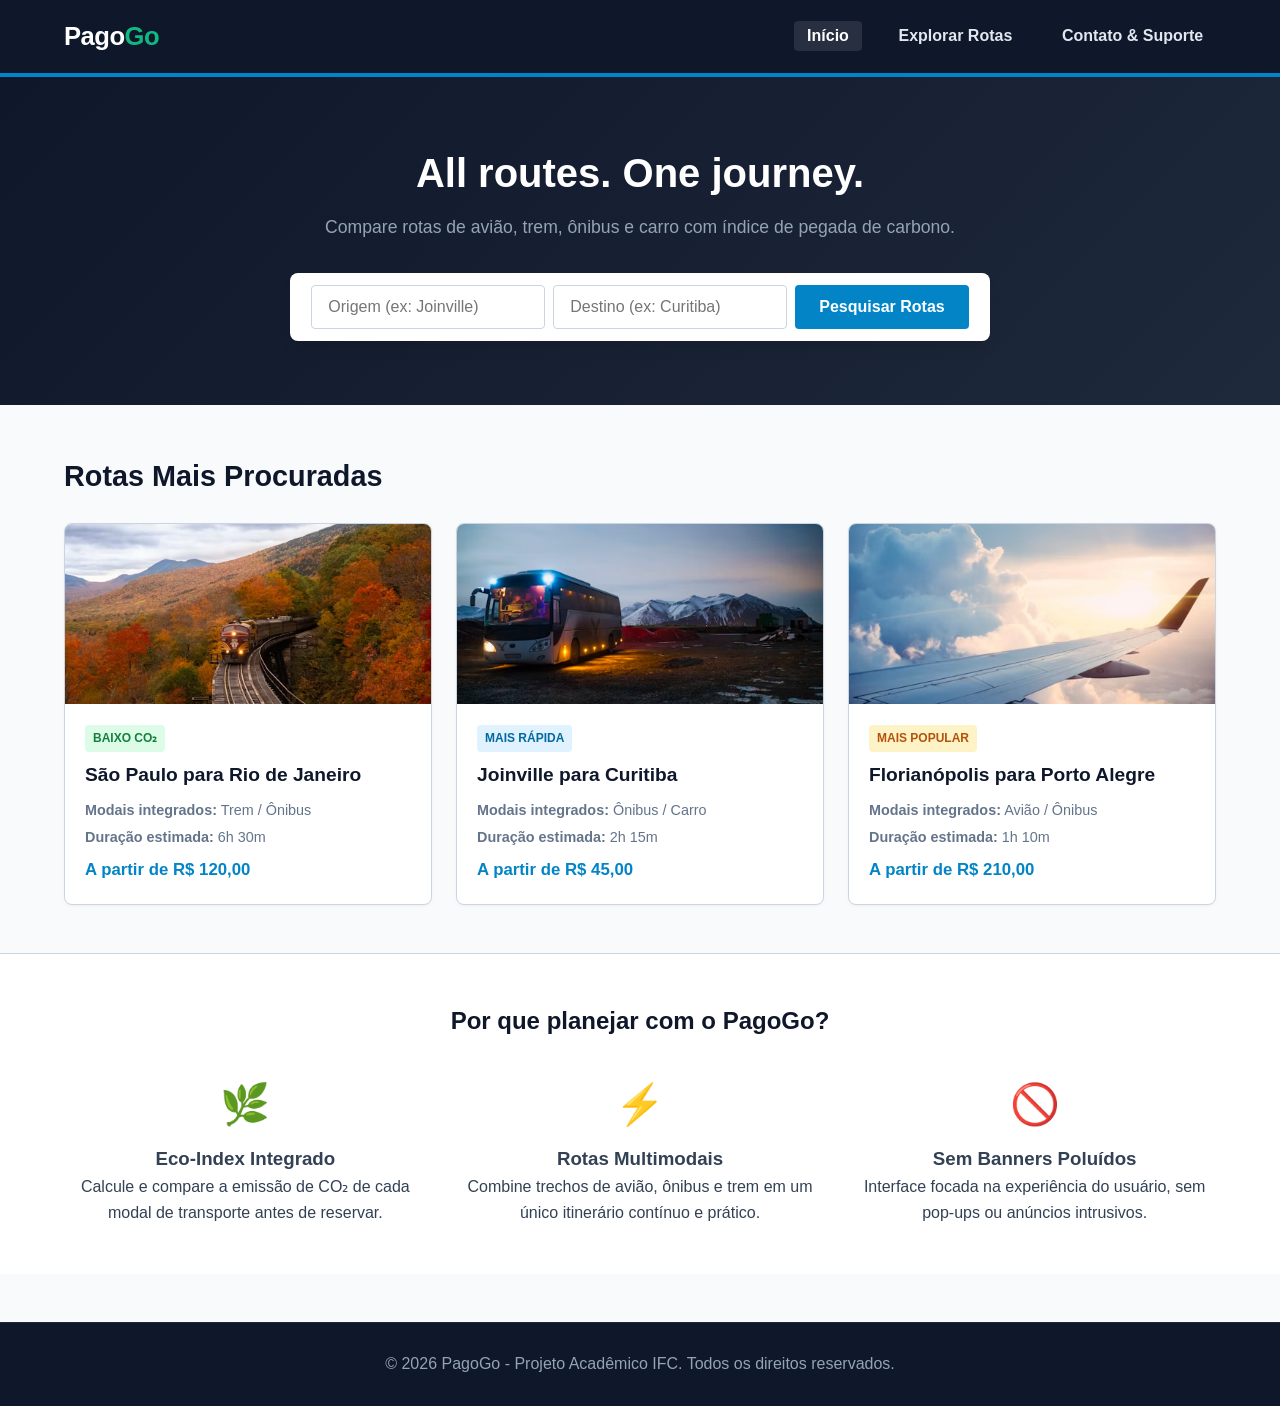
<file: index.html>
<!DOCTYPE html>
<html lang="pt-BR">
<head>
    <meta charset="UTF-8">
    <meta name="viewport" content="width=device-width, initial-scale=1.0">
    <title>PagoGo — Todas as rotas. Uma jornada.</title>
    <link rel="stylesheet" href="assets/css/global.css">
</head>
<body>

    <!-- Cabeçalho Principal -->
    <header class="header-main">
        <div class="container header-container">
            <a href="index.html" class="logo">Pago<span>Go</span></a>
            <nav class="nav-menu" aria-label="Menu principal">
                <ul>
                    <li><a href="index.html" class="active">Início</a></li>
                    <li><a href="rotas.html">Explorar Rotas</a></li>
                    <li><a href="contato.html">Contato &amp; Suporte</a></li>
                </ul>
            </nav>
        </div>
    </header>

    <!-- Conteúdo Principal -->
    <main>
        <!-- Seção Hero -->
        <section class="hero-section">
            <div class="container hero-content">
                <h1>All routes. One journey.</h1>
                <p>Compare rotas de avião, trem, ônibus e carro com índice de pegada de carbono.</p>

                <form class="search-box" action="rotas.html" method="GET">
                    <div class="input-group">
                        <label for="origem" class="visually-hidden">Origem</label>
                        <input type="text" id="origem" name="origem" placeholder="Origem (ex: Joinville)" required>
                    </div>
                    <div class="input-group">
                        <label for="destino" class="visually-hidden">Destino</label>
                        <input type="text" id="destino" name="destino" placeholder="Destino (ex: Curitiba)" required>
                    </div>
                    <button type="submit" class="btn-primary">Pesquisar Rotas</button>
                </form>
            </div>
        </section>

        <!-- Destaques de Rotas Populares -->
        <section class="features-section container">
            <h2>Rotas Mais Procuradas</h2>
            <div class="cards-grid">

                <article class="card">
                    <img src="imagens/trem.avif" alt="Trem de alta velocidade em movimento nas trilhas">
                    <div class="card-body">
                        <span class="badge badge-eco">Baixo CO₂</span>
                        <h3>São Paulo para Rio de Janeiro</h3>
                        <p class="card-info"><strong>Modais integrados:</strong> Trem / Ônibus</p>
                        <p class="card-info"><strong>Duração estimada:</strong> 6h 30m</p>
                        <p class="card-price">A partir de R$ 120,00</p>
                    </div>
                </article>

                <article class="card">
                    <img src="imagens/onibus.avif" alt="Ônibus rodoviário em estrada asfaltada">
                    <div class="card-body">
                        <span class="badge badge-fast">Mais Rápida</span>
                        <h3>Joinville para Curitiba</h3>
                        <p class="card-info"><strong>Modais integrados:</strong> Ônibus / Carro</p>
                        <p class="card-info"><strong>Duração estimada:</strong> 2h 15m</p>
                        <p class="card-price">A partir de R$ 45,00</p>
                    </div>
                </article>

                <article class="card">
                    <img src="imagens/aviao.avif" alt="Avião comercial voando acima das nuvens">
                    <div class="card-body">
                        <span class="badge badge-popular">Mais Popular</span>
                        <h3>Florianópolis para Porto Alegre</h3>
                        <p class="card-info"><strong>Modais integrados:</strong> Avião / Ônibus</p>
                        <p class="card-info"><strong>Duração estimada:</strong> 1h 10m</p>
                        <p class="card-price">A partir de R$ 210,00</p>
                    </div>
                </article>

            </div>
        </section>

        <!-- Seção de Benefícios do Portal -->
        <section class="benefits-section">
            <div class="container">
                <h2>Por que planejar com o PagoGo?</h2>
                <div class="benefits-grid">
                    <div class="benefit-item">
                        <div class="icon" aria-hidden="true">🌿</div>
                        <h3>Eco-Index Integrado</h3>
                        <p>Calcule e compare a emissão de CO₂ de cada modal de transporte antes de reservar.</p>
                    </div>
                    <div class="benefit-item">
                        <div class="icon" aria-hidden="true">⚡</div>
                        <h3>Rotas Multimodais</h3>
                        <p>Combine trechos de avião, ônibus e trem em um único itinerário contínuo e prático.</p>
                    </div>
                    <div class="benefit-item">
                        <div class="icon" aria-hidden="true">🚫</div>
                        <h3>Sem Banners Poluídos</h3>
                        <p>Interface focada na experiência do usuário, sem pop-ups ou anúncios intrusivos.</p>
                    </div>
                </div>
            </div>
        </section>
    </main>

    <!-- Rodapé -->
    <footer class="footer-main">
        <div class="container">
            <p>&copy; 2026 PagoGo - Projeto Acadêmico IFC. Todos os direitos reservados.</p>
        </div>
    </footer>

</body>
</html>
</file>
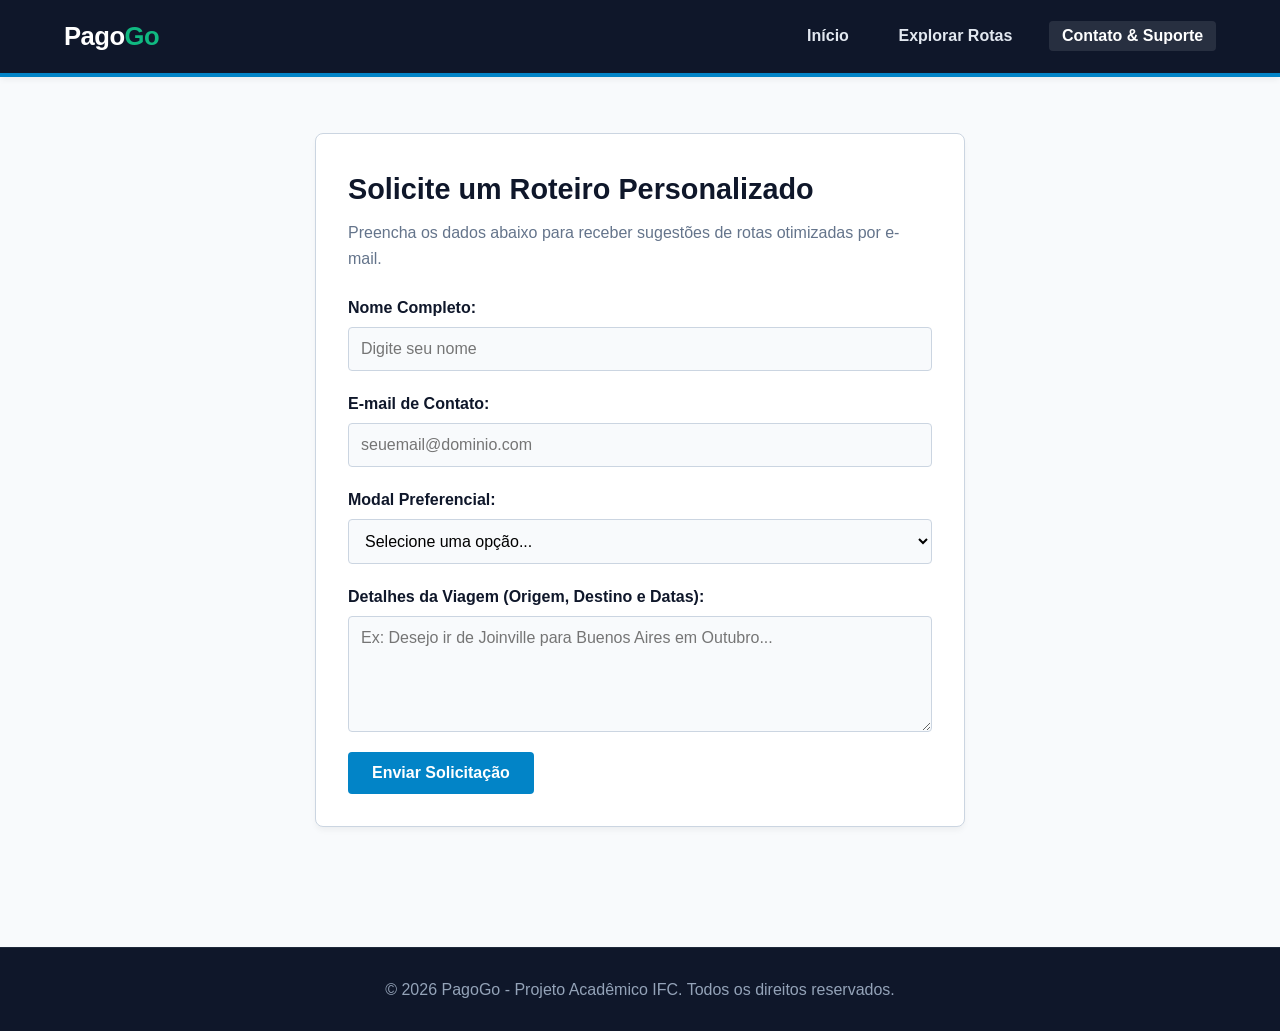
<file: contato.html>
<!DOCTYPE html>
<html lang="pt-BR">
<head>
    <meta charset="UTF-8">
    <meta name="viewport" content="width=device-width, initial-scale=1.0">
    <title>PagoGo - Contato &amp; Roteiro Personalizado</title>
    <link rel="stylesheet" href="assets/css/global.css">
</head>
<body>

    <header class="header-main">
        <div class="container header-container">
            <a href="index.html" class="logo">Pago<span>Go</span></a>
            <nav class="nav-menu" aria-label="Menu principal">
                <ul>
                    <li><a href="index.html">Início</a></li>
                    <li><a href="rotas.html">Explorar Rotas</a></li>
                    <li><a href="contato.html" class="active">Contato &amp; Suporte</a></li>
                </ul>
            </nav>
        </div>
    </header>

    <main class="container page-padding">
        <section class="form-section">
            <div class="form-container">
                <h1>Solicite um Roteiro Personalizado</h1>
                <p>Preencha os dados abaixo para receber sugestões de rotas otimizadas por e-mail.</p>

                <form class="main-form" action="#" method="POST">
                    <div class="form-group">
                        <label for="nome">Nome Completo:</label>
                        <input type="text" id="nome" name="nome" placeholder="Digite seu nome" required>
                    </div>

                    <div class="form-group">
                        <label for="email">E-mail de Contato:</label>
                        <input type="email" id="email" name="email" placeholder="seuemail@dominio.com" required>
                    </div>

                    <div class="form-group">
                        <label for="preferencia">Modal Preferencial:</label>
                        <select id="preferencia" name="preferencia" required>
                            <option value="">Selecione uma opção...</option>
                            <option value="eco">Mais Ecológico (Menor emissão CO₂)</option>
                            <option value="rapido">Mais Rápido (Menor tempo)</option>
                            <option value="economico">Mais Econômico (Menor custo)</option>
                        </select>
                    </div>

                    <div class="form-group">
                        <label for="mensagem">Detalhes da Viagem (Origem, Destino e Datas):</label>
                        <textarea id="mensagem" name="mensagem" rows="5" placeholder="Ex: Desejo ir de Joinville para Buenos Aires em Outubro..." required></textarea>
                    </div>

                    <button type="submit" class="btn-primary">Enviar Solicitação</button>
                </form>
            </div>
        </section>
    </main>

    <footer class="footer-main">
        <div class="container">
            <p>&copy; 2026 PagoGo - Projeto Acadêmico IFC. Todos os direitos reservados.</p>
        </div>
    </footer>

</body>
</html>
</file>
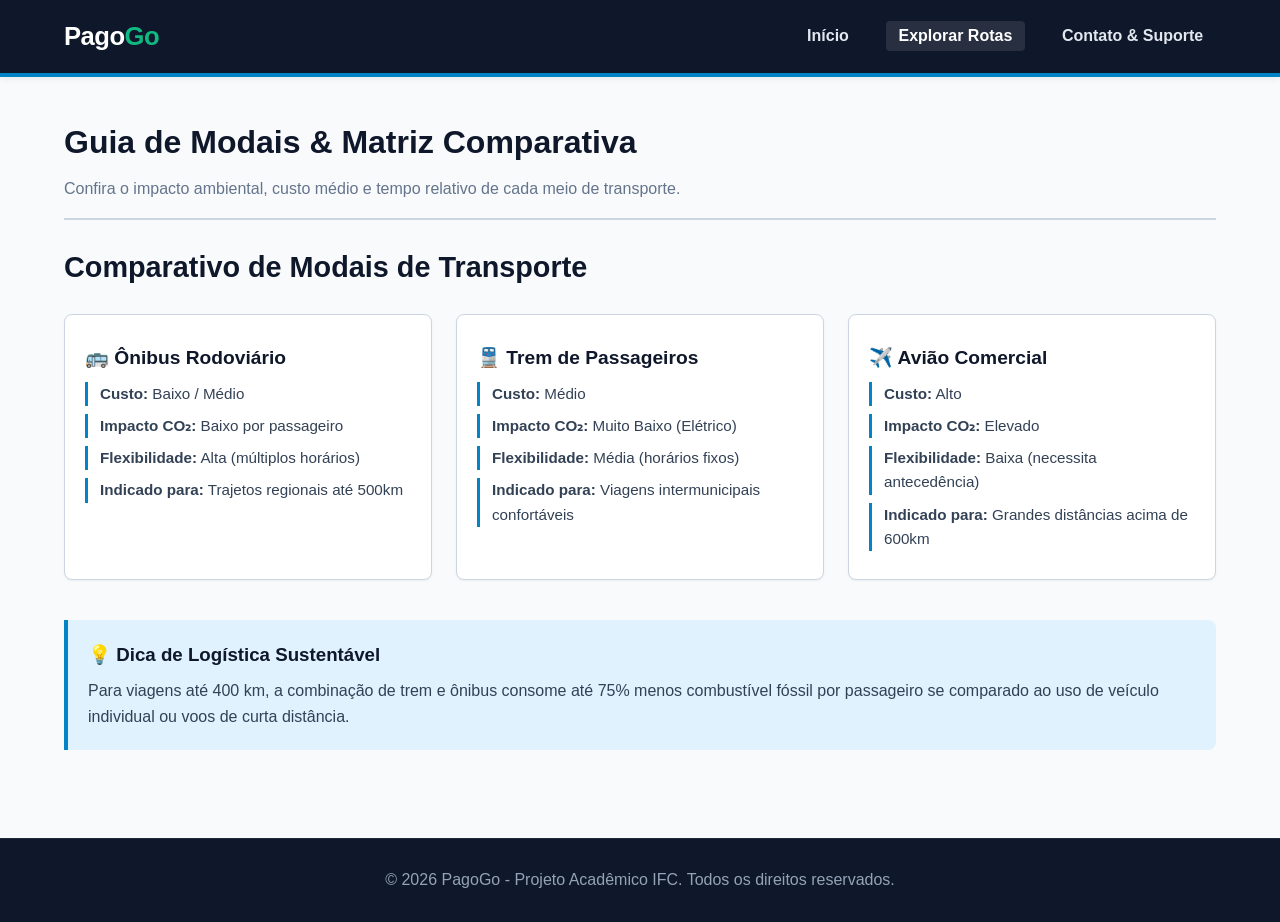
<file: rotas.html>
<!DOCTYPE html>
<html lang="pt-BR">
<head>
    <meta charset="UTF-8">
    <meta name="viewport" content="width=device-width, initial-scale=1.0">
    <title>PagoGo - Explorar Rotas e Transportes</title>
    <link rel="stylesheet" href="assets/css/global.css">
</head>
<body>

    <header class="header-main">
        <div class="container header-container">
            <a href="index.html" class="logo">Pago<span>Go</span></a>
            <nav class="nav-menu" aria-label="Menu principal">
                <ul>
                    <li><a href="index.html">Início</a></li>
                    <li><a href="rotas.html" class="active">Explorar Rotas</a></li>
                    <li><a href="contato.html">Contato &amp; Suporte</a></li>
                </ul>
            </nav>
        </div>
    </header>

    <main class="container page-padding">
        <section class="page-header">
            <h1>Guia de Modais &amp; Matriz Comparativa</h1>
            <p>Confira o impacto ambiental, custo médio e tempo relativo de cada meio de transporte.</p>
        </section>

        <!-- Matriz Comparativa de Transportes -->
        <section class="content-block">
            <h2>Comparativo de Modais de Transporte</h2>
            <div class="cards-grid">
                <article class="card">
                    <div class="card-body">
                        <h3>🚌 Ônibus Rodoviário</h3>
                        <ul class="info-list">
                            <li><strong>Custo:</strong> Baixo / Médio</li>
                            <li><strong>Impacto CO₂:</strong> Baixo por passageiro</li>
                            <li><strong>Flexibilidade:</strong> Alta (múltiplos horários)</li>
                            <li><strong>Indicado para:</strong> Trajetos regionais até 500km</li>
                        </ul>
                    </div>
                </article>

                <article class="card">
                    <div class="card-body">
                        <h3>🚆 Trem de Passageiros</h3>
                        <ul class="info-list">
                            <li><strong>Custo:</strong> Médio</li>
                            <li><strong>Impacto CO₂:</strong> Muito Baixo (Elétrico)</li>
                            <li><strong>Flexibilidade:</strong> Média (horários fixos)</li>
                            <li><strong>Indicado para:</strong> Viagens intermunicipais confortáveis</li>
                        </ul>
                    </div>
                </article>

                <article class="card">
                    <div class="card-body">
                        <h3>✈️ Avião Comercial</h3>
                        <ul class="info-list">
                            <li><strong>Custo:</strong> Alto</li>
                            <li><strong>Impacto CO₂:</strong> Elevado</li>
                            <li><strong>Flexibilidade:</strong> Baixa (necessita antecedência)</li>
                            <li><strong>Indicado para:</strong> Grandes distâncias acima de 600km</li>
                        </ul>
                    </div>
                </article>
            </div>
        </section>

        <!-- Dicas de Viagem -->
        <aside class="aside-info">
            <h3>💡 Dica de Logística Sustentável</h3>
            <p>Para viagens até 400 km, a combinação de trem e ônibus consome até 75% menos combustível fóssil por passageiro se comparado ao uso de veículo individual ou voos de curta distância.</p>
        </aside>
    </main>

    <footer class="footer-main">
        <div class="container">
            <p>&copy; 2026 PagoGo - Projeto Acadêmico IFC. Todos os direitos reservados.</p>
        </div>
    </footer>

</body>
</html>
</file>
<file: assets/css/global.css>
/* ==========================================================================
   PagoGo — Todas as rotas. Uma jornada (CSS Global - Versão 1)
   ========================================================================== */

:root {
    /* Cores de Identidade PagoGo */
    --primary-color: #0284c7;       /* Azul Ciano Vibrante */
    --primary-hover: #0369a1;       /* Azul Escuro (Hover) */
    --secondary-color: #0f172a;     /* Azul Marinho Profundo */
    --accent-color: #10b981;        /* Verde Esmeralda (Destaques) */

    /* Cores Neutras e Estruturais */
    --bg-light: #f8fafc;            /* Cinza Claro Limpo */
    --bg-card: #ffffff;
    --text-color: #334155;          /* Grafite Escuro */
    --text-muted: #64748b;
    --border-color: #cbd5e1;
    --font-main: -apple-system, BlinkMacSystemFont, "Segoe UI", Roboto, Helvetica, Arial, sans-serif;
}

* {
    box-sizing: border-box;
    margin: 0;
    padding: 0;
}

body {
    font-family: var(--font-main);
    color: var(--text-color);
    background-color: var(--bg-light);
    line-height: 1.6;
}

.container {
    width: 90%;
    max-width: 1200px;
    margin: 0 auto;
}

.page-padding {
    padding: 2.5rem 0;
}

/* Utilitário: oculta visualmente mantendo acessível para leitores de tela */
.visually-hidden {
    position: absolute;
    width: 1px;
    height: 1px;
    padding: 0;
    margin: -1px;
    overflow: hidden;
    clip: rect(0, 0, 0, 0);
    white-space: nowrap;
    border: 0;
}

/* Header & Navegação */
.header-main {
    background-color: var(--secondary-color);
    border-bottom: 4px solid var(--primary-color);
    padding: 1rem 0;
    box-shadow: 0 4px 6px -1px rgba(0, 0, 0, 0.05);
}

.header-container {
    display: flex;
    justify-content: space-between;
    align-items: center;
}

.logo {
    font-size: 1.6rem;
    font-weight: 800;
    color: #ffffff;
    text-decoration: none;
    letter-spacing: -0.5px;
}

.logo span {
    color: var(--accent-color);
}

.nav-menu ul {
    display: flex;
    list-style: none;
    gap: 1.5rem;
}

.nav-menu a {
    text-decoration: none;
    color: #e2e8f0;
    font-weight: 600;
    padding: 0.4rem 0.8rem;
    border-radius: 4px;
    transition: all 0.2s ease;
}

.nav-menu a:hover,
.nav-menu a.active {
    color: #ffffff;
    background-color: rgba(255, 255, 255, 0.1);
}

/* Acessibilidade: foco visível em links, botões e inputs */
.nav-menu a:focus,
.btn-primary:focus,
.logo:focus {
    outline: 3px solid var(--accent-color);
    outline-offset: 2px;
}

/* Hero Section */
.hero-section {
    background: linear-gradient(135deg, var(--secondary-color) 0%, #1e293b 100%);
    color: #ffffff;
    padding: 4rem 0;
    text-align: center;
}

.hero-content h1 {
    font-size: 2.5rem;
    margin-bottom: 0.5rem;
}

.hero-content p {
    font-size: 1.1rem;
    margin-bottom: 2rem;
    color: #94a3b8;
}

/* Formulário de Busca */
.search-box {
    display: flex;
    justify-content: center;
    gap: 0.5rem;
    max-width: 700px;
    margin: 0 auto;
    background: #ffffff;
    padding: 0.75rem;
    border-radius: 8px;
    box-shadow: 0 10px 15px -3px rgba(0, 0, 0, 0.1);
}

.search-box input {
    flex: 1;
    padding: 0.75rem 1rem;
    border: 1px solid var(--border-color);
    border-radius: 4px;
    font-size: 1rem;
    color: var(--text-color);
    outline: none;
}

.search-box input:focus {
    border-color: var(--primary-color);
    box-shadow: 0 0 0 2px rgba(2, 132, 199, 0.2);
}

.btn-primary {
    background-color: var(--primary-color);
    color: #ffffff;
    border: none;
    padding: 0.75rem 1.5rem;
    border-radius: 4px;
    font-size: 1rem;
    font-weight: 600;
    cursor: pointer;
    transition: background-color 0.2s ease;
}

.btn-primary:hover {
    background-color: var(--primary-hover);
}

/* Cabeçalho de páginas internas (rotas.html, contato.html) */
.page-header {
    margin-bottom: 1.5rem;
    padding-bottom: 1rem;
    border-bottom: 2px solid var(--border-color);
}

.page-header h1 {
    color: var(--secondary-color);
    font-size: 2rem;
    margin-bottom: 0.5rem;
}

.page-header p {
    color: var(--text-muted);
}

/* Componente de Cards com Flexbox */
.features-section {
    padding: 3rem 0;
}

.features-section h2,
.content-block h2 {
    font-size: 1.8rem;
    margin-bottom: 1.5rem;
    color: var(--secondary-color);
}

.cards-grid {
    display: flex;
    flex-wrap: wrap;
    gap: 1.5rem;
}

.card {
    flex: 1 1 calc(33.333% - 1rem);
    min-width: 280px;
    background: var(--bg-card);
    border-radius: 8px;
    overflow: hidden;
    border: 1px solid var(--border-color);
    box-shadow: 0 1px 3px rgba(0, 0, 0, 0.05);
    display: flex;
    flex-direction: column;
    transition: transform 0.2s ease, box-shadow 0.2s ease;
}

.card:hover {
    transform: translateY(-4px);
    box-shadow: 0 10px 20px rgba(0, 0, 0, 0.08);
}

.card img {
    width: 100%;
    height: 180px;
    object-fit: cover;
    display: block;
}

.card-body {
    padding: 1.25rem;
}

.card-body h3 {
    font-size: 1.2rem;
    margin: 0.5rem 0;
    color: var(--secondary-color);
}

.card-info {
    font-size: 0.9rem;
    color: var(--text-muted);
    margin-top: 0.25rem;
}

.card-price {
    font-weight: bold;
    color: var(--primary-color);
    margin-top: 0.5rem;
    font-size: 1.05rem;
}

/* Badges */
.badge {
    display: inline-block;
    padding: 0.25rem 0.5rem;
    font-size: 0.75rem;
    font-weight: 700;
    border-radius: 4px;
    text-transform: uppercase;
}

.badge-eco { background: #dcfce7; color: #15803d; }
.badge-fast { background: #e0f2fe; color: #0369a1; }
.badge-popular { background: #fef3c7; color: #b45309; }

/* Benefícios com Flexbox */
.benefits-section {
    background: #ffffff;
    padding: 3rem 0;
    border-top: 1px solid var(--border-color);
}

.benefits-section h2 {
    text-align: center;
    margin-bottom: 2rem;
    color: var(--secondary-color);
}

.benefits-grid {
    display: flex;
    gap: 2rem;
    justify-content: space-between;
}

.benefit-item {
    flex: 1;
    text-align: center;
}

.benefit-item .icon {
    font-size: 2.5rem;
    margin-bottom: 0.5rem;
}

/* Formulário da Página de Contato */
.form-section {
    padding: 1rem 0 2rem;
}

.form-container {
    max-width: 650px;
    margin: 0 auto;
    background: #ffffff;
    padding: 2rem;
    border-radius: 8px;
    border: 1px solid var(--border-color);
    box-shadow: 0 4px 6px -1px rgba(0, 0, 0, 0.05);
}

.form-container h1 {
    color: var(--secondary-color);
    margin-bottom: 0.5rem;
    font-size: 1.8rem;
}

.form-container > p {
    color: var(--text-muted);
    margin-bottom: 1.5rem;
}

.form-group {
    margin-bottom: 1.25rem;
    display: flex;
    flex-direction: column;
}

.form-group label {
    font-weight: 600;
    margin-bottom: 0.4rem;
    color: var(--secondary-color);
}

.form-group input,
.form-group select,
.form-group textarea {
    padding: 0.75rem;
    border: 1px solid var(--border-color);
    border-radius: 4px;
    font-family: inherit;
    font-size: 1rem;
    background-color: #f8fafc;
}

.form-group input:focus,
.form-group select:focus,
.form-group textarea:focus {
    outline: none;
    border-color: var(--primary-color);
    box-shadow: 0 0 0 3px rgba(2, 132, 199, 0.15);
    background-color: #ffffff;
}

/* Elementos Extras (Listas & Aside) */
.info-list {
    list-style: none;
    margin-top: 0.5rem;
}

.info-list li {
    margin-bottom: 0.5rem;
    font-size: 0.95rem;
    padding-left: 0.75rem;
    border-left: 3px solid var(--primary-color);
}

.aside-info {
    margin-top: 2.5rem;
    background: #e0f2fe;
    border-left: 4px solid var(--primary-color);
    padding: 1.25rem;
    border-radius: 0 8px 8px 0;
}

.aside-info h3 {
    color: var(--secondary-color);
    margin-bottom: 0.5rem;
}

/* Footer */
.footer-main {
    background-color: var(--secondary-color);
    color: #94a3b8;
    text-align: center;
    padding: 1.8rem 0;
    margin-top: 3rem;
    border-top: 1px solid #1e293b;
}

/* ==========================================================================
   Responsividade com Media Queries
   ========================================================================== */

/* Tablet — até 768px */
@media (max-width: 768px) {
    .header-container {
        flex-direction: column;
        gap: 1rem;
    }

    .search-box {
        flex-direction: column;
    }

    .cards-grid,
    .benefits-grid {
        flex-direction: column;
    }

    .card {
        flex: 1 1 100%;
    }
}

/* Celular — até 480px */
@media (max-width: 480px) {
    .hero-content h1 {
        font-size: 1.8rem;
    }

    .hero-content p {
        font-size: 1rem;
    }

    .features-section h2,
    .content-block h2,
    .benefits-section h2 {
        font-size: 1.4rem;
    }

    .page-header h1 {
        font-size: 1.5rem;
    }

    .form-container {
        padding: 1.25rem;
    }

    .form-container h1 {
        font-size: 1.4rem;
    }

    .btn-primary {
        width: 100%;
    }

    .nav-menu ul {
        flex-direction: column;
        gap: 0.5rem;
        text-align: center;
        width: 100%;
    }

    .nav-menu a {
        display: block;
    }
}
</file>
